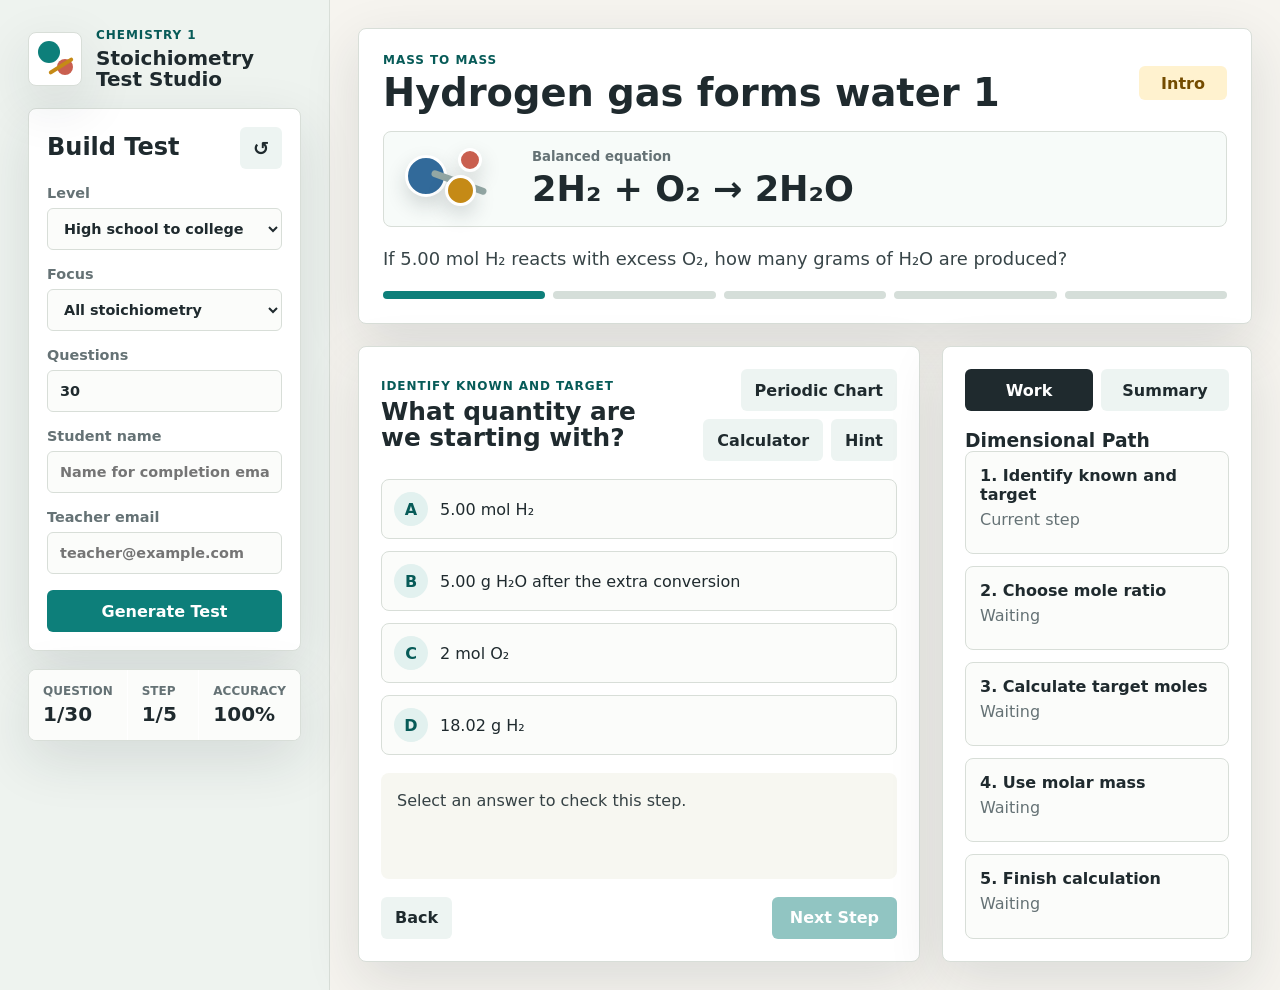
<file: index.html>
<!doctype html>
<html lang="en">
  <head>
    <meta charset="UTF-8" />
    <meta name="viewport" content="width=device-width, initial-scale=1.0" />
    <title>Stoichiometry Test Studio</title>
    <link rel="stylesheet" href="styles.css" />
  </head>
  <body>
    <div class="app-shell">
      <aside class="sidebar" aria-label="Test setup">
        <div class="brand">
          <div class="brand-mark" aria-hidden="true">
            <span></span>
            <span></span>
            <span></span>
          </div>
          <div>
            <p class="eyebrow">Chemistry 1</p>
            <h1>Stoichiometry Test Studio</h1>
          </div>
        </div>

        <section class="setup-panel">
          <div class="panel-heading">
            <h2>Build Test</h2>
            <button class="icon-button" id="resetButton" type="button" title="Reset progress" aria-label="Reset progress">
              ↺
            </button>
          </div>

          <label class="field">
            <span>Level</span>
            <select id="levelSelect">
              <option value="all">High school to college</option>
              <option value="intro">Intro</option>
              <option value="college">College prep</option>
            </select>
          </label>

          <label class="field">
            <span>Focus</span>
            <select id="focusSelect">
              <option value="all">All stoichiometry</option>
              <option value="mole-mole">Mole to mole</option>
              <option value="mass-mass">Mass to mass</option>
              <option value="limiting">Limiting reactant</option>
              <option value="gas">Gas volume at STP</option>
            </select>
          </label>

          <label class="field">
            <span>Questions</span>
            <input id="countInput" type="number" min="30" max="30" value="30" readonly />
          </label>

          <label class="field">
            <span>Student name</span>
            <input id="studentNameInput" type="text" placeholder="Name for completion email" />
          </label>

          <label class="field">
            <span>Teacher email</span>
            <input id="teacherEmailInput" type="email" placeholder="teacher@example.com" />
          </label>

          <button class="primary-button" id="buildButton" type="button">Generate Test</button>
        </section>

        <section class="progress-panel">
          <div>
            <p class="metric-label">Question</p>
            <p class="metric-value"><span id="problemNumber">1</span>/<span id="problemTotal">30</span></p>
          </div>
          <div>
            <p class="metric-label">Step</p>
            <p class="metric-value"><span id="stepNumber">1</span>/<span id="stepTotal">6</span></p>
          </div>
          <div>
            <p class="metric-label">Accuracy</p>
            <p class="metric-value" id="accuracyValue">100%</p>
          </div>
        </section>
      </aside>

      <main class="workspace">
        <section class="problem-stage">
          <div class="stage-topline">
            <div>
              <p class="eyebrow" id="problemType">Mass to mass</p>
              <h2 id="problemTitle">Hydrogen gas forms water</h2>
            </div>
            <div class="badge" id="difficultyBadge">Intro</div>
          </div>

          <div class="equation-strip">
            <div class="molecule-art" aria-hidden="true">
              <div class="atom atom-large"></div>
              <div class="atom atom-small"></div>
              <div class="bond"></div>
              <div class="atom atom-mid"></div>
            </div>
            <div>
              <p class="equation-label">Balanced equation</p>
              <p class="equation" id="equationText">2H₂ + O₂ → 2H₂O</p>
            </div>
          </div>

          <p class="prompt" id="problemPrompt">
            If 5.00 mol H₂ reacts with excess O₂, how many grams of H₂O are produced?
          </p>

          <div class="step-map" id="stepMap" aria-label="Step progress"></div>
        </section>

        <section class="interaction-grid">
          <article class="question-panel">
            <div class="step-header">
              <div>
                <p class="eyebrow" id="stepSkill">Identify known and target</p>
                <h3 id="stepQuestion">What quantity are we starting with?</h3>
              </div>
              <div class="tool-buttons" aria-label="Question tools">
                <button class="secondary-button" id="periodicButton" type="button">Periodic Chart</button>
                <button class="secondary-button" id="calculatorButton" type="button">Calculator</button>
                <button class="secondary-button" id="hintButton" type="button">Hint</button>
              </div>
            </div>

            <div class="choices" id="choices"></div>

            <div class="feedback" id="feedback" aria-live="polite">
              <p>Select an answer to check this step.</p>
            </div>

            <div class="action-row">
              <button class="secondary-button" id="previousButton" type="button">Back</button>
              <button class="primary-button" id="nextButton" type="button" disabled>Next Step</button>
            </div>
          </article>

          <aside class="work-panel">
            <div class="tabs" role="tablist" aria-label="Learning supports">
              <button class="tab active" id="workTab" type="button">Work</button>
              <button class="tab" id="summaryTab" type="button">Summary</button>
            </div>

            <div id="workView">
              <h3>Dimensional Path</h3>
              <div class="path-stack" id="pathStack"></div>
            </div>

            <div id="summaryView" hidden>
              <h3>Test Results</h3>
              <div class="final-status" id="finalStatus"></div>
              <button class="primary-button email-button" id="emailPassButton" type="button" hidden>Email Passing Result</button>
              <button class="primary-button retake-button" id="retakeButton" type="button" hidden>Retake Same Test</button>
              <div class="results-list" id="resultsList"></div>
            </div>
          </aside>
        </section>
      </main>
    </div>

    <div class="tool-overlay" id="toolOverlay" hidden>
      <section class="tool-drawer" id="periodicDrawer" aria-label="Periodic chart" hidden>
        <div class="drawer-header">
          <div>
            <p class="eyebrow">Reference</p>
            <h2>Periodic Chart</h2>
          </div>
          <button class="icon-button" id="closePeriodicButton" type="button" title="Close periodic chart" aria-label="Close periodic chart">×</button>
        </div>
        <div class="periodic-grid" id="periodicGrid"></div>
        <div class="ion-reference">
          <div>
            <p class="eyebrow">Common Compounds</p>
            <h3>Polyatomic Ion Charges</h3>
          </div>
          <div class="ion-grid" id="ionGrid"></div>
        </div>
      </section>

      <section class="tool-drawer compact-drawer" id="calculatorDrawer" aria-label="Quick calculator" hidden>
        <div class="drawer-header">
          <div>
            <p class="eyebrow">Tool</p>
            <h2>Quick Calculator</h2>
          </div>
          <button class="icon-button" id="closeCalculatorButton" type="button" title="Close calculator" aria-label="Close calculator">×</button>
        </div>
        <label class="calculator-field">
          <span>Expression</span>
          <input id="calculatorInput" type="text" inputmode="decimal" placeholder="5.00 * 18.02" />
        </label>
        <div class="calculator-result" id="calculatorResult">Enter a calculation.</div>
        <div class="calculator-keys" aria-label="Calculator keys">
          <button type="button">7</button>
          <button type="button">8</button>
          <button type="button">9</button>
          <button type="button">/</button>
          <button type="button">4</button>
          <button type="button">5</button>
          <button type="button">6</button>
          <button type="button">*</button>
          <button type="button">1</button>
          <button type="button">2</button>
          <button type="button">3</button>
          <button type="button">-</button>
          <button type="button">0</button>
          <button type="button">.</button>
          <button type="button">(</button>
          <button type="button">)</button>
          <button type="button" data-action="clear">C</button>
          <button type="button" data-action="backspace">⌫</button>
          <button type="button">+</button>
          <button type="button" data-action="equals">=</button>
        </div>
      </section>
    </div>

    <script src="data.js?v=20260510-2"></script>
    <script src="app.js?v=20260510-2"></script>
  </body>
</html>
</file>
<file: styles.css>
:root {
  color-scheme: light;
  --ink: #1f2a2e;
  --muted: #657275;
  --paper: #f6f4ef;
  --panel: #ffffff;
  --line: #d8ded8;
  --accent: #0d7f7a;
  --accent-dark: #075b58;
  --gold: #c58a16;
  --coral: #c95f4f;
  --blue: #326a9a;
  --success: #1b7f43;
  --danger: #a93e34;
  --shadow: 0 18px 55px rgba(27, 42, 46, 0.12);
}

* {
  box-sizing: border-box;
}

body {
  margin: 0;
  min-height: 100vh;
  background: var(--paper);
  color: var(--ink);
  font-family: Inter, ui-sans-serif, system-ui, -apple-system, BlinkMacSystemFont, "Segoe UI", sans-serif;
}

button,
input,
select {
  font: inherit;
}

button {
  cursor: pointer;
}

.app-shell {
  display: grid;
  grid-template-columns: 330px minmax(0, 1fr);
  min-height: 100vh;
}

.sidebar {
  display: flex;
  flex-direction: column;
  gap: 18px;
  padding: 28px;
  background: #eef3ef;
  border-right: 1px solid var(--line);
}

.brand {
  display: grid;
  grid-template-columns: 54px 1fr;
  gap: 14px;
  align-items: center;
}

.brand h1,
.stage-topline h2,
.question-panel h3,
.work-panel h3,
.setup-panel h2 {
  margin: 0;
  line-height: 1.05;
  letter-spacing: 0;
}

.brand h1 {
  font-size: 1.25rem;
}

.eyebrow {
  margin: 0 0 6px;
  color: var(--accent-dark);
  font-size: 0.75rem;
  font-weight: 800;
  letter-spacing: 0.08em;
  text-transform: uppercase;
}

.brand-mark {
  position: relative;
  width: 54px;
  height: 54px;
  border: 1px solid var(--line);
  border-radius: 8px;
  background: var(--panel);
  box-shadow: var(--shadow);
}

.brand-mark span {
  position: absolute;
  display: block;
  border-radius: 999px;
}

.brand-mark span:nth-child(1) {
  width: 22px;
  height: 22px;
  top: 8px;
  left: 9px;
  background: var(--accent);
}

.brand-mark span:nth-child(2) {
  width: 16px;
  height: 16px;
  right: 8px;
  bottom: 10px;
  background: var(--coral);
}

.brand-mark span:nth-child(3) {
  width: 28px;
  height: 4px;
  left: 18px;
  top: 31px;
  background: var(--gold);
  transform: rotate(-32deg);
  border-radius: 3px;
}

.setup-panel,
.progress-panel,
.question-panel,
.work-panel,
.problem-stage {
  background: var(--panel);
  border: 1px solid var(--line);
  border-radius: 8px;
  box-shadow: var(--shadow);
}

.setup-panel {
  display: grid;
  gap: 16px;
  padding: 18px;
}

.panel-heading,
.stage-topline,
.step-header,
.action-row {
  display: flex;
  align-items: center;
  justify-content: space-between;
  gap: 16px;
}

.field {
  display: grid;
  gap: 7px;
  color: var(--muted);
  font-size: 0.9rem;
  font-weight: 700;
}

.field select,
.field input {
  width: 100%;
  height: 42px;
  border: 1px solid var(--line);
  border-radius: 6px;
  padding: 0 12px;
  color: var(--ink);
  background: #fbfcfa;
}

.primary-button,
.secondary-button,
.icon-button,
.tab {
  border: 0;
  border-radius: 6px;
  min-height: 42px;
  font-weight: 800;
}

.primary-button {
  color: white;
  background: var(--accent);
  padding: 0 18px;
}

.primary-button:disabled {
  cursor: not-allowed;
  opacity: 0.45;
}

.secondary-button,
.icon-button,
.tab {
  color: var(--ink);
  background: #edf4f2;
  padding: 0 14px;
}

.icon-button {
  width: 42px;
  padding: 0;
  font-size: 1.2rem;
}

.progress-panel {
  display: grid;
  grid-template-columns: repeat(3, 1fr);
  gap: 1px;
  overflow: hidden;
}

.progress-panel > div {
  padding: 14px;
  background: #fbfcfa;
}

.metric-label {
  margin: 0 0 4px;
  color: var(--muted);
  font-size: 0.75rem;
  font-weight: 800;
  text-transform: uppercase;
}

.metric-value {
  margin: 0;
  font-size: 1.25rem;
  font-weight: 900;
}

.workspace {
  display: grid;
  grid-template-rows: auto 1fr;
  gap: 22px;
  padding: 28px;
  min-width: 0;
}

.problem-stage {
  display: grid;
  gap: 18px;
  padding: 24px;
}

.stage-topline h2 {
  font-size: clamp(1.5rem, 3vw, 2.4rem);
}

.badge {
  display: grid;
  place-items: center;
  min-width: 88px;
  min-height: 34px;
  padding: 0 12px;
  border-radius: 6px;
  color: #744c00;
  background: #fff2cf;
  font-weight: 900;
}

.equation-strip {
  display: grid;
  grid-template-columns: 114px 1fr;
  align-items: center;
  gap: 18px;
  min-height: 92px;
  padding: 16px;
  border: 1px solid var(--line);
  border-radius: 8px;
  background: #f7fbf9;
}

.molecule-art {
  position: relative;
  width: 96px;
  height: 62px;
}

.atom {
  position: absolute;
  border: 3px solid white;
  border-radius: 999px;
  box-shadow: 0 9px 20px rgba(31, 42, 46, 0.17);
}

.atom-large {
  width: 42px;
  height: 42px;
  top: 7px;
  left: 5px;
  background: var(--blue);
}

.atom-small {
  width: 24px;
  height: 24px;
  top: 0;
  right: 14px;
  background: var(--coral);
}

.atom-mid {
  width: 31px;
  height: 31px;
  right: 20px;
  bottom: 4px;
  background: var(--gold);
}

.bond {
  position: absolute;
  width: 58px;
  height: 7px;
  left: 30px;
  top: 31px;
  border-radius: 4px;
  background: #93a7a4;
  transform: rotate(20deg);
}

.equation-label {
  margin: 0 0 4px;
  color: var(--muted);
  font-size: 0.83rem;
  font-weight: 800;
}

.equation {
  margin: 0;
  font-size: clamp(1.5rem, 3vw, 2.2rem);
  font-weight: 900;
}

.prompt {
  margin: 0;
  max-width: 880px;
  color: #384548;
  font-size: 1.12rem;
  line-height: 1.55;
}

.step-map {
  display: grid;
  grid-template-columns: repeat(auto-fit, minmax(46px, 1fr));
  gap: 8px;
}

.step-dot {
  height: 8px;
  border-radius: 999px;
  background: #d5ded9;
}

.step-dot.done {
  background: var(--success);
}

.step-dot.current {
  background: var(--accent);
}

.interaction-grid {
  display: grid;
  grid-template-columns: minmax(0, 1.35fr) minmax(310px, 0.65fr);
  gap: 22px;
  min-height: 0;
}

.question-panel,
.work-panel {
  padding: 22px;
}

.question-panel {
  display: grid;
  grid-template-rows: auto auto 1fr auto;
  gap: 18px;
}

.question-panel h3 {
  font-size: 1.55rem;
}

.tool-buttons {
  display: flex;
  flex-wrap: wrap;
  justify-content: flex-end;
  gap: 8px;
}

.choices {
  display: grid;
  gap: 12px;
}

.choice {
  display: grid;
  grid-template-columns: 34px 1fr;
  gap: 12px;
  align-items: center;
  width: 100%;
  min-height: 58px;
  padding: 12px;
  border: 1px solid var(--line);
  border-radius: 8px;
  color: var(--ink);
  background: #fbfcfa;
  text-align: left;
}

.choice:hover {
  border-color: #9bb9b4;
}

.choice:disabled {
  cursor: default;
}

.choice-marker {
  display: grid;
  place-items: center;
  width: 34px;
  height: 34px;
  border-radius: 999px;
  color: var(--accent-dark);
  background: #e2f1ef;
  font-weight: 900;
}

.choice.correct {
  border-color: rgba(27, 127, 67, 0.6);
  background: #edf8f0;
}

.choice.incorrect {
  border-color: rgba(169, 62, 52, 0.55);
  background: #fff0ed;
}

.feedback {
  min-height: 92px;
  padding: 16px;
  border-radius: 8px;
  background: #f7f7f1;
  color: #354144;
  line-height: 1.45;
}

.feedback p {
  margin: 0;
}

.feedback strong {
  color: var(--accent-dark);
}

.work-panel {
  min-width: 0;
}

.tabs {
  display: grid;
  grid-template-columns: 1fr 1fr;
  gap: 8px;
  margin-bottom: 20px;
}

.tab.active {
  color: white;
  background: var(--ink);
}

.path-stack,
.results-list {
  display: grid;
  gap: 12px;
}

.final-status {
  display: grid;
  gap: 4px;
  margin: 14px 0 12px;
  padding: 14px;
  border: 1px solid var(--line);
  border-radius: 8px;
  background: #fbfcfa;
}

.final-status strong {
  font-size: 1.12rem;
}

.final-status p {
  margin: 0;
  color: var(--muted);
}

.final-status.pass {
  border-color: rgba(27, 127, 67, 0.55);
  background: #edf8f0;
}

.final-status.retake {
  border-color: rgba(169, 62, 52, 0.5);
  background: #fff0ed;
}

.email-button,
.retake-button {
  width: 100%;
  margin-bottom: 12px;
}

.email-button {
  background: var(--blue);
}

.path-card,
.result-card {
  padding: 14px;
  border: 1px solid var(--line);
  border-radius: 8px;
  background: #fbfcfa;
}

.path-card p,
.result-card p {
  margin: 0;
  color: var(--muted);
  line-height: 1.45;
}

.path-card strong,
.result-card strong {
  display: block;
  margin-bottom: 4px;
  color: var(--ink);
}

.formula {
  margin-top: 8px;
  color: var(--accent-dark);
  font-weight: 900;
}

.tool-overlay {
  position: fixed;
  inset: 0;
  z-index: 20;
  display: grid;
  align-items: end;
  justify-items: center;
  padding: 20px;
  background: rgba(31, 42, 46, 0.38);
}

.tool-overlay[hidden],
.tool-drawer[hidden] {
  display: none;
}

.tool-drawer {
  width: min(980px, 100%);
  max-height: min(760px, 86vh);
  overflow: auto;
  padding: 22px;
  border: 1px solid var(--line);
  border-radius: 8px;
  background: var(--panel);
  box-shadow: 0 24px 80px rgba(20, 32, 36, 0.28);
}

.compact-drawer {
  width: min(430px, 100%);
}

.drawer-header {
  display: flex;
  align-items: center;
  justify-content: space-between;
  gap: 16px;
  margin-bottom: 18px;
}

.drawer-header h2 {
  margin: 0;
  line-height: 1;
}

.periodic-grid {
  display: grid;
  grid-template-columns: repeat(18, minmax(52px, 1fr));
  grid-template-rows: repeat(6, minmax(78px, auto));
  gap: 6px;
  min-width: 1040px;
}

.element-tile {
  min-height: 78px;
  padding: 7px;
  border: 1px solid var(--line);
  border-radius: 8px;
  background: #fbfcfa;
}

.element-top {
  display: flex;
  justify-content: space-between;
  gap: 8px;
  color: var(--muted);
  font-size: 0.72rem;
  font-weight: 800;
}

.element-symbol {
  margin: 4px 0 2px;
  font-size: 1.25rem;
  font-weight: 950;
  line-height: 1;
}

.element-name,
.element-mass {
  margin: 0;
  color: var(--muted);
  font-size: 0.72rem;
  line-height: 1.25;
}

.element-tile.nonmetal {
  border-color: rgba(13, 127, 122, 0.34);
  background: #eff9f6;
}

.element-tile.metalloid {
  border-color: rgba(201, 95, 79, 0.32);
  background: #fff0ed;
}

.element-tile.metal {
  border-color: rgba(197, 138, 22, 0.34);
  background: #fff8e8;
}

.element-tile.transition {
  border-color: rgba(101, 114, 117, 0.3);
  background: #f2f4f2;
}

.element-tile.gas {
  border-color: rgba(50, 106, 154, 0.32);
  background: #eef6fb;
}

.ion-reference {
  display: grid;
  gap: 12px;
  margin-top: 20px;
  padding-top: 18px;
  border-top: 1px solid var(--line);
}

.ion-reference h3 {
  margin: 0;
}

.ion-grid {
  display: grid;
  grid-template-columns: repeat(auto-fit, minmax(150px, 1fr));
  gap: 8px;
}

.ion-card {
  display: grid;
  grid-template-columns: 1fr auto;
  gap: 4px 10px;
  align-items: baseline;
  padding: 10px;
  border: 1px solid var(--line);
  border-radius: 8px;
  background: #fbfcfa;
}

.ion-card strong {
  font-size: 1.08rem;
}

.ion-card span {
  color: var(--accent-dark);
  font-weight: 950;
}

.ion-card p {
  grid-column: 1 / -1;
  margin: 0;
  color: var(--muted);
  font-size: 0.82rem;
}

.calculator-field {
  display: grid;
  gap: 8px;
  margin-bottom: 12px;
  color: var(--muted);
  font-weight: 800;
}

.calculator-field input {
  width: 100%;
  min-height: 52px;
  border: 1px solid var(--line);
  border-radius: 8px;
  padding: 0 14px;
  color: var(--ink);
  background: #fbfcfa;
  font-size: 1.3rem;
  font-weight: 800;
}

.calculator-result {
  min-height: 48px;
  margin-bottom: 12px;
  padding: 12px;
  border-radius: 8px;
  color: var(--accent-dark);
  background: #edf4f2;
  font-size: 1.25rem;
  font-weight: 900;
}

.calculator-result.error {
  color: var(--danger);
  background: #fff0ed;
}

.calculator-keys {
  display: grid;
  grid-template-columns: repeat(4, 1fr);
  gap: 8px;
}

.calculator-keys button {
  min-height: 46px;
  border: 0;
  border-radius: 8px;
  color: var(--ink);
  background: #eef3ef;
  font-weight: 900;
}

.calculator-keys button:last-child {
  color: white;
  background: var(--accent);
}

@media (max-width: 980px) {
  .app-shell,
  .interaction-grid {
    grid-template-columns: 1fr;
  }

  .sidebar {
    border-right: 0;
    border-bottom: 1px solid var(--line);
  }
}

@media (max-width: 640px) {
  .sidebar,
  .workspace {
    padding: 16px;
  }

  .stage-topline,
  .step-header,
  .action-row {
    align-items: stretch;
    flex-direction: column;
  }

  .tool-buttons {
    justify-content: stretch;
  }

  .tool-buttons .secondary-button {
    flex: 1 1 140px;
  }

  .periodic-grid {
    grid-template-columns: repeat(18, minmax(48px, 1fr));
  }

  .equation-strip {
    grid-template-columns: 1fr;
  }

  .progress-panel {
    grid-template-columns: 1fr;
  }

  .primary-button,
  .secondary-button {
    width: 100%;
  }
}
</file>
